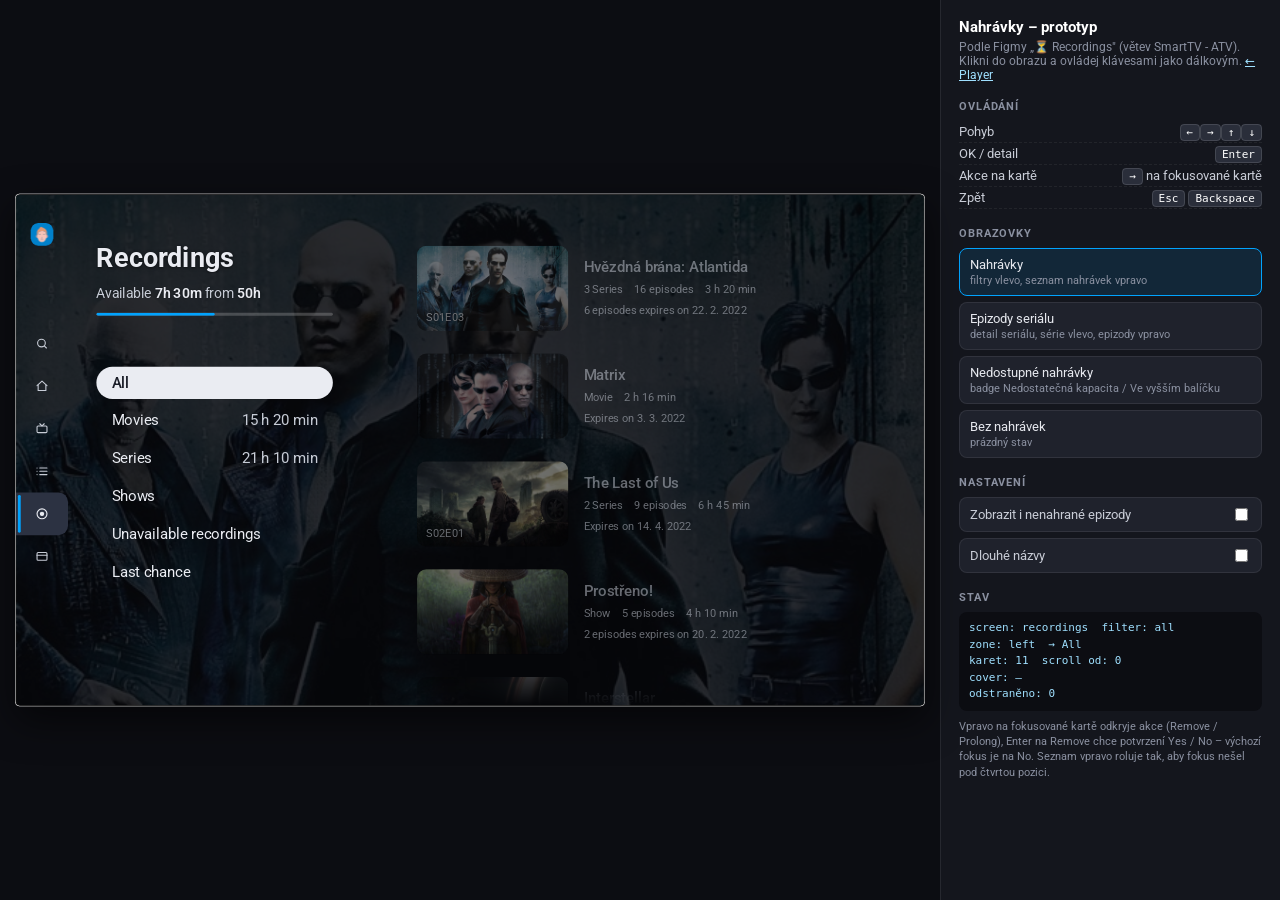
<file: recordings/index.html>
<!doctype html>
<html lang="cs">
<head>
<meta charset="utf-8">
<meta name="viewport" content="width=device-width, initial-scale=1">
<title>Nahrávky – prototyp</title>
<link rel="preconnect" href="https://fonts.googleapis.com">
<link href="https://fonts.googleapis.com/css2?family=Roboto:wght@400;500;600;700&display=swap" rel="stylesheet">
<style>
:root{--fg:#eaecf2;--fg2:#c7ccd6;--fgDis:#949cad;--ink:#1b1e29;--g750:#2c3242;--g800:#262c3b;--g950:#05070a;--blue:#01a3fe;--red:#f04438}
*{box-sizing:border-box}
html,body{margin:0;height:100%;background:#0c0d12;color:var(--fg);font-family:Roboto,system-ui,sans-serif;overflow:hidden}
#app{display:flex;height:100vh;width:100vw}
#stageWrap{flex:1;display:flex;align-items:center;justify-content:center;min-width:0}
#stage{width:1920px;height:1080px;position:relative;overflow:hidden;background:var(--g950);transform-origin:center;flex:none;user-select:none;border-radius:8px;box-shadow:0 0 0 1px rgba(255,255,255,.06),0 30px 80px rgba(0,0,0,.6)}
#bg,#bg2{position:absolute;inset:0;background:center/cover;opacity:0;transition:opacity .55s ease-out}
#bg{background-image:url(img/bg.jpg);opacity:.16}
#stage.empty #bg,#stage.empty #bg2{opacity:0!important}
#stage.empty{background:radial-gradient(ellipse 60% 70% at 72% 55%,#151b2a 0%,#0b0e16 55%,var(--g950) 100%)}

/* ---------- menu (rail) ---------- */
#menu{position:absolute;left:0;top:0;width:110px;height:1080px}
#avatar{position:absolute;left:31px;top:60px;width:48px;height:48px;border-radius:16px;background:url(img/avatar.svg) center/cover}
#rail{position:absolute;left:0;top:270px;display:flex;flex-direction:column}
.mi{width:110px;height:90px;display:flex;align-items:center;justify-content:center;position:relative;border-radius:0 20px 20px 0;color:var(--fg2);cursor:pointer;transition:background .2s}
.mi svg{width:28px;height:28px;fill:none;stroke:currentColor;stroke-width:2;stroke-linecap:round;stroke-linejoin:round}
.mi.active{background:var(--g750);color:var(--fg)}
.mi.active::before{content:"";position:absolute;left:4px;top:5px;width:6px;height:80px;border-radius:3px;background:var(--blue)}
.mi.focus{background:var(--fg);color:var(--ink)}
.mi.focus::before{display:none}

/* ---------- left content ---------- */
#left{position:absolute;left:170px;top:100px;width:570px;height:880px}
#head{display:flex;flex-direction:column;gap:24px;width:500px}
#title{font:700 57px/64px Roboto;color:var(--fg);text-shadow:0 2px 4px rgba(0,0,0,.24),0 4px 8px rgba(0,0,0,.4);white-space:nowrap;overflow:hidden;text-overflow:ellipsis;height:66px;display:flex;align-items:center;width:570px}
#quota{font:400 29px/36px Roboto;color:var(--fg2);text-shadow:0 1px 2px rgba(0,0,0,.12),0 1px 3px rgba(0,0,0,.2)}
#quota b{font-weight:600;color:var(--fg)}
#quotaBar{height:6px;width:500px;border-radius:3px;background:rgba(255,255,255,.2);overflow:hidden}
#quotaBar i{display:block;height:100%;background:var(--blue);border-radius:3px;transition:width .4s}
#meta[hidden],#quota[hidden],#quotaBar[hidden]{display:none}
#meta{display:flex;flex-direction:column;gap:12px;font:400 29px/36px Roboto;color:var(--fg2);text-shadow:0 1px 2px rgba(0,0,0,.12),0 1px 3px rgba(0,0,0,.2)}
#meta .row{display:flex;gap:28px;align-items:center;white-space:nowrap}
#meta .stars{color:#f5a524;letter-spacing:2px}
#meta .age{background:var(--fg);color:var(--ink);font:600 22px/30px Roboto;padding:0 12px;border-radius:999px}
#filters{position:absolute;left:0;top:264px;display:flex;flex-direction:column;gap:12px;width:500px}
.flt{width:500px;padding:14px 32px;border-radius:999px;display:flex;align-items:center;justify-content:space-between;gap:32px;font:400 31px/40px Roboto;color:var(--fg);cursor:pointer;transition:background .18s ease-out,color .18s ease-out}
.flt span:last-child{color:var(--fg2)}
.flt.focus{background:var(--fg);color:var(--ink);font-weight:500}
.flt.focus span:last-child{color:var(--ink)}
.flt.soft{background:var(--g750);color:var(--fg2)}
/* fokus vpravo: ostatní položky vlevo přejdou do neaktivního stavu (text secondary), animovaně jako pravá strana */
#stage[data-zone=right] .flt:not(.soft){color:var(--fgDis)}
#stage[data-zone=right] .flt:not(.soft) span:last-child{color:var(--fgDis)}
#stage[data-zone=right] .flt:not(.soft) .chk{border-color:var(--fgDis)}
.flt{transition:background .25s ease-out,color .25s ease-out}
.flt .chk{width:36px;height:36px;border-radius:50%;border:2px solid var(--fg2);display:flex;align-items:center;justify-content:center;flex:none}
.flt .chk.on{background:var(--blue);border-color:var(--blue)}
.flt .chk svg{width:22px;height:22px;fill:none;stroke:#fff;stroke-width:3.5;stroke-linecap:round;stroke-linejoin:round;visibility:hidden}
.flt .chk.on svg{visibility:visible}
.flt.focus .chk{border-color:var(--ink)}.flt.focus .chk.on{background:var(--blue);border-color:var(--blue)}

/* ---------- right list ---------- */
#right{position:absolute;left:820px;top:0;width:1100px;height:1080px;overflow:hidden;transition:opacity .25s ease-out;-webkit-mask-image:linear-gradient(to bottom,#000 0,#000 calc(100% - 140px),transparent 100%);mask-image:linear-gradient(to bottom,#000 0,#000 calc(100% - 140px),transparent 100%)}
#list{position:absolute;left:20px;top:100px;width:1080px;display:flex;flex-direction:column;gap:32px;transform:translateY(var(--ly,0px));transition:transform .3s cubic-bezier(.2,.8,.2,1)}
#list.noanim{transition:none}
#stage:not([data-zone=right]) #right{opacity:.5}
.card{position:relative;width:980px;height:196px;display:flex;align-items:center;gap:32px;padding:8px;border-radius:24px 0 0 24px;flex:none;cursor:pointer}
.card .poster{position:relative;width:320px;height:180px;border-radius:20px;overflow:hidden;flex:none;background:#000 center/cover}
.card .poster::after{content:"";position:absolute;inset:0;background:rgba(0,0,0,.15);transition:opacity .2s}
.card.focus .poster::after{opacity:0}
.card .ep{position:absolute;left:0;bottom:0;padding:12px 20px;font:400 23px/32px Roboto;color:var(--fg);text-shadow:0 1px 2px rgba(0,0,0,.12),0 1px 3px rgba(0,0,0,.2);background:linear-gradient(to top,rgba(0,0,0,.55),transparent);width:100%}
.card .badge{position:absolute;right:10px;top:10px;padding:4px 14px;border-radius:999px;background:rgba(0,0,0,.6);backdrop-filter:blur(6px);font:500 23px/32px Roboto;color:var(--fg);display:flex;gap:8px;align-items:center;white-space:nowrap}
.card .badge svg{width:22px;height:22px;fill:none;stroke:currentColor;stroke-width:2.4;stroke-linecap:round}
.card .txt{flex:1;min-width:0;display:flex;flex-direction:column;gap:12px;padding-right:100px}
.card .t{font:500 31px/40px Roboto;color:var(--fg2);white-space:nowrap;overflow:hidden;text-overflow:ellipsis}
.card .d{font:400 23px/32px Roboto;color:var(--fg2);display:-webkit-box;-webkit-line-clamp:2;-webkit-box-orient:vertical;overflow:hidden}
.card .m{display:flex;gap:24px;align-items:center;font:400 23px/32px Roboto;color:var(--fg2);white-space:nowrap}
.card .m .rec{width:24px;height:24px;border-radius:50%;border:3px solid var(--red);display:flex;align-items:center;justify-content:center;flex:none}
.card .m .rec::after{content:"";width:10px;height:10px;border-radius:50%;background:var(--red)}
.card.unrec .m .rec{border-color:var(--fg2)}.card.unrec .m .rec::after{background:transparent}
.card.focus .t{color:var(--fg)}
.card.dim{opacity:.55}
.card.focus.dim{opacity:1}
.card::after{content:"";position:absolute;left:-6px;top:-6px;bottom:-6px;width:1012px;border-radius:24px;box-shadow:0 0 0 4px var(--fg);opacity:0;pointer-events:none;transition:opacity .15s}
.card.focus::after{opacity:1}
.card .chev{position:absolute;right:56px;top:50%;transform:translateY(-50%);width:36px;height:64px;display:flex;align-items:center;justify-content:center;opacity:0;transition:opacity .2s}
.card .chev svg{width:28px;height:28px;fill:none;stroke:var(--fg);stroke-width:3;stroke-linecap:round;stroke-linejoin:round}
.card.focus .chev{opacity:1}
/* covering buttons over the card */
.cover{position:absolute;right:8px;top:50%;transform:translateY(-50%);width:320px;display:none;flex-direction:column;gap:16px}
.card.covered .cover{display:flex}
.card.covered .txt{visibility:hidden}
.card.covered .chev{opacity:0}
.cb{padding:14px 32px;border-radius:999px;font:400 31px/40px Roboto;color:var(--fg);text-align:left;background:rgba(0,0,0,.45);backdrop-filter:blur(6px);white-space:nowrap;overflow:hidden;text-overflow:ellipsis}
.cb.focus{background:var(--fg);color:var(--ink);font-weight:500}
.cover .yn{display:flex;gap:8px}
.cover .yn .cb{flex:1;text-align:center}

/* ---------- empty ---------- */
#emptyState{position:absolute;left:840px;top:0;width:1080px;height:1080px;display:none;flex-direction:column;align-items:center;justify-content:center;gap:64px;color:var(--fg2);font:400 31px/40px Roboto}
#stage.empty #emptyState{display:flex}
#stage.empty #right{display:none}
#emptyState svg{width:170px;height:150px;fill:none;stroke:var(--fg);stroke-width:8;stroke-linecap:round;stroke-linejoin:round}

/* ---------- toast + hint ---------- */
#toast{position:absolute;left:50%;top:40px;transform:translate(-50%,-20px);background:rgba(0,0,0,.5);backdrop-filter:blur(8px);border-radius:50px;height:78px;padding:0 32px;font:500 30px Roboto;color:var(--fg);display:flex;align-items:center;opacity:0;transition:.3s cubic-bezier(.2,.8,.2,1);pointer-events:none;z-index:9;max-width:1400px;white-space:nowrap}
#toast.on{opacity:1;transform:translate(-50%,0)}

/* ---------- sidebar ---------- */
#side{width:340px;flex:none;background:#14161d;border-left:1px solid rgba(255,255,255,.08);padding:18px 18px 30px;overflow:auto;font-size:13px;color:#c8ccd6}
#side h1{font-size:15px;margin:0 0 4px;color:#fff}
#side .sub{color:#8a90a0;font-size:12px;margin-bottom:14px}
#side h2{font-size:11px;letter-spacing:.08em;text-transform:uppercase;color:#8a90a0;margin:18px 0 8px}
#side button{display:block;width:100%;text-align:left;background:#1f222c;color:#e6e8ee;border:1px solid rgba(255,255,255,.08);border-radius:8px;padding:8px 10px;margin-bottom:6px;font:inherit;cursor:pointer}
#side button:hover{background:#2a2e3a}
#side button.act{border-color:var(--blue);background:rgba(1,163,254,.12)}
#side button small{display:block;color:#8a90a0;font-size:11px;margin-top:2px}
#side label.tog{display:flex;justify-content:space-between;align-items:center;padding:7px 10px;background:#1f222c;border-radius:8px;margin-bottom:6px;cursor:pointer;border:1px solid rgba(255,255,255,.08)}
#side kbd{background:#2a2e3a;border-radius:4px;padding:1px 6px;font:11px ui-monospace,monospace;color:#fff;border:1px solid rgba(255,255,255,.12)}
#side .keys div{display:flex;justify-content:space-between;padding:3px 0;border-bottom:1px dashed rgba(255,255,255,.06)}
#status{font:11px ui-monospace,monospace;background:#0c0d12;border-radius:8px;padding:8px 10px;white-space:pre-wrap;color:#9fe0ff;margin-top:6px;line-height:1.5}
#side .hint{color:#8a90a0;font-size:11px;margin-top:8px;line-height:1.4}
#side a{color:#9fe0ff}
</style>
</head>
<body>
<div id="app">
<div id="stageWrap">
<div id="stage" tabindex="0">
  <div id="bg"></div>
  <div id="bg2"></div>
  <div id="menu"><div id="avatar"></div><div id="rail"></div></div>
  <div id="left">
    <div id="head"><div id="title">Recordings</div><div id="quota"></div><div id="quotaBar"><i></i></div><div id="meta" hidden></div></div>
    <div id="filters"></div>
  </div>
  <div id="right"><div id="list"></div></div>
  <div id="emptyState">
    <svg viewBox="0 0 170 150"><path d="M12 30v96a12 12 0 0 0 12 12h118a12 12 0 0 0 12-12V54a12 12 0 0 0-12-12H84L68 24H24a12 12 0 0 0-12 6z"/><path d="M66 78l32 32M98 78l-32 32"/></svg>
    <div>Actually you don't have any recordings</div>
  </div>
  <div id="toast"></div>
</div>
</div>

<aside id="side">
  <h1>Nahrávky – prototyp</h1>
  <div class="sub">Podle Figmy „⏳ Recordings" (větev SmartTV - ATV). Klikni do obrazu a ovládej klávesami jako dálkovým. <a href="../">← Player</a></div>

  <h2>Ovládání</h2>
  <div class="keys">
    <div><span>Pohyb</span><span><kbd>←</kbd><kbd>→</kbd><kbd>↑</kbd><kbd>↓</kbd></span></div>
    <div><span>OK / detail</span><span><kbd>Enter</kbd></span></div>
    <div><span>Akce na kartě</span><span><kbd>→</kbd> na fokusované kartě</span></div>
    <div><span>Zpět</span><span><kbd>Esc</kbd> <kbd>Backspace</kbd></span></div>
  </div>

  <h2>Obrazovky</h2>
  <button data-go="recordings">Nahrávky<small>filtry vlevo, seznam nahrávek vpravo</small></button>
  <button data-go="episodes">Epizody seriálu<small>detail seriálu, série vlevo, epizody vpravo</small></button>
  <button data-go="unavailable">Nedostupné nahrávky<small>badge Nedostatečná kapacita / Ve vyšším balíčku</small></button>
  <button data-go="empty">Bez nahrávek<small>prázdný stav</small></button>

  <h2>Nastavení</h2>
  <label class="tog"><span>Zobrazit i nenahrané epizody</span><input type="checkbox" id="tAllEps"></label>
  <label class="tog"><span>Dlouhé názvy</span><input type="checkbox" id="tLong"></label>

  <h2>Stav</h2>
  <div id="status"></div>
  <div class="hint">Vpravo na fokusované kartě odkryje akce (Remove / Prolong), Enter na Remove chce potvrzení Yes / No – výchozí fokus je na No. Seznam vpravo roluje tak, aby fokus nešel pod čtvrtou pozici.</div>
</aside>
</div>

<script>
const $=s=>document.querySelector(s);
const stage=$('#stage');
const I={
  search:'<svg viewBox="0 0 24 24"><circle cx="11" cy="11" r="7"/><path d="m20 20-3.5-3.5"/></svg>',
  home:'<svg viewBox="0 0 24 24"><path d="M3 11 12 3l9 8"/><path d="M5 10v10h14V10"/></svg>',
  tv:'<svg viewBox="0 0 24 24"><rect x="3" y="7" width="18" height="12" rx="2"/><path d="m8 3 4 4 4-4"/></svg>',
  list:'<svg viewBox="0 0 24 24"><path d="M8 6h13M8 12h13M8 18h13M3 6h.01M3 12h.01M3 18h.01"/></svg>',
  rec:'<svg viewBox="0 0 24 24"><circle cx="12" cy="12" r="9"/><circle cx="12" cy="12" r="3" fill="currentColor"/></svg>',
  archive:'<svg viewBox="0 0 24 24"><rect x="3" y="5" width="18" height="14" rx="2"/><path d="M3 10h18"/></svg>',
  chev:'<svg viewBox="0 0 24 24"><path d="m9 6 6 6-6 6"/></svg>',
  check:'<svg viewBox="0 0 24 24"><path d="M5 12l5 5L20 7"/></svg>',
  ban:'<svg viewBox="0 0 24 24"><circle cx="12" cy="12" r="9"/><path d="m5.5 5.5 13 13"/></svg>'
};
const MENU=[['search',I.search],['home',I.home],['tv',I.tv],['list',I.list],['rec',I.rec],['archive',I.archive]];
$('#rail').innerHTML=MENU.map(m=>`<div class="mi${m[0]==='rec'?' active':''}" data-m="${m[0]}">${m[1]}</div>`).join('');

/* ---------- data ---------- */
const SERIES={title:'Hvězdná brána: Atlantida',longTitle:'Hvězdná brána: Atlantida – speciální rozšířená edice s komentářem tvůrců',series:'3 Series',eps:'16 episodes',dur:'3 h 20 min',exp:'6 episodes expires on 22. 2. 2022'};
const REC=[
  {id:1,type:'series',title:'Hvězdná brána: Atlantida',img:'poster.jpg',m1:['3 Series','16 episodes','3 h 20 min'],m2:'6 episodes expires on 22. 2. 2022',ep:'S01E03'},
  {id:2,type:'movie',title:'Matrix',img:'p1.jpg',m1:['Movie','2 h 16 min'],m2:'Expires on 3. 3. 2022',ep:'',last:true},
  {id:3,type:'series',title:'The Last of Us',img:'p11.jpg',m1:['2 Series','9 episodes','6 h 45 min'],m2:'Expires on 14. 4. 2022',ep:'S02E01'},
  {id:4,type:'show',title:'Prostřeno!',img:'p6.jpg',m1:['Show','5 episodes','4 h 10 min'],m2:'2 episodes expires on 20. 2. 2022',ep:'',last:true},
  {id:5,type:'movie',title:'Interstellar',img:'p2.jpg',m1:['Movie','2 h 49 min'],m2:'Expires on 28. 3. 2022',ep:''},
  {id:6,type:'movie',title:'Temný rytíř',img:'p5.jpg',m1:['Movie','2 h 32 min'],m2:'Expires on 9. 4. 2022',ep:''},
  {id:7,type:'show',title:'Show Jana Krause',img:'p10.jpg',m1:['Show','3 episodes','2 h 30 min'],m2:'1 episode expires on 21. 2. 2022',ep:'',last:true},
  {id:8,type:'movie',title:'Klub rváčů',img:'p4.jpg',m1:['Movie','2 h 19 min'],m2:'Expires on 1. 5. 2022',ep:''},
  {id:9,type:'movie',title:'Vykoupení z věznice Shawshank',img:'p9.jpg',m1:['Movie','2 h 22 min'],m2:'Expires on 12. 5. 2022',ep:''},
  {id:10,type:'movie',title:'Schindlerův seznam',img:'p8.jpg',m1:['Movie','3 h 15 min'],m2:'Expires on 18. 5. 2022',ep:''},
  {id:11,type:'movie',title:'Mortal Kombat',img:'p3.jpg',m1:['Movie','1 h 50 min'],m2:'Expires on 24. 5. 2022',ep:''}
];
const UNAV=[
  {id:101,title:'Epizoda S01E02',img:'p11.jpg',m1:['3 h 20 min'],badge:'Nedostatečná kapacita',ep:'S01E02'},
  {id:102,title:'Hvězdná brána: Atlantida',img:'poster.jpg',m1:['3 h 20 min'],badge:'Ve vyšším balíčku',ep:'S01E03'},
  {id:103,title:'Cruella',img:'p10.jpg',m1:['2 h 14 min'],badge:'Nedostatečná kapacita',ep:''},
  {id:104,title:'Raya a drak',img:'p6.jpg',m1:['1 h 47 min'],badge:'Nedostatečná kapacita',ep:''},
  {id:105,title:'Epizoda S01E05',img:'p7.jpg',m1:['44 min'],badge:'Ve vyšším balíčku',ep:'S01E05'}
];
const EPIMG=['poster.jpg','p11.jpg','p3.jpg','p6.jpg','p7.jpg','p2.jpg','p5.jpg','p10.jpg','p4.jpg','p9.jpg','p8.jpg','p1.jpg'];
const EPS=Array.from({length:12},(_,i)=>({id:200+i,title:'Hvězdná brána: Atlantida',img:EPIMG[i%EPIMG.length],desc:'Lorem ipsum dolor sit amet, consectetur adipedf elit. Sed vel risus vehicula, egede c…',m1:['44 min','National Geographic','Po, 22. 12.'],ep:'S01E'+String(i+1).padStart(2,'0'),recorded:i%3!==2}));
const FILTERS_REC=[['all','All',''],['movie','Movies','15 h 20 min'],['series','Series','21 h 10 min'],['show','Shows',''],['unavail','Unavailable recordings',''],['last','Last chance','']];
const SEASONS=[['s1','Serie 1','3 episoded'],['s2','Serie 2','27 episoded'],['s3','Serie 3','1 episode'],['s4','Serie 4','6 episoded'],['s5','Serie 5','12 episoded'],['s6','Serie 6','18 episoded'],['s7','Serie 7','4 episoded']];

/* ---------- state ---------- */
const S={screen:'recordings',zone:'left',menuIdx:4,leftIdx:0,rightIdx:0,filter:'all',season:'s1',onlyRecorded:true,cover:null,coverIdx:0,confirm:false,removed:new Set(),longTitles:false,toastT:null,empty:false};

function items(){
  if(S.screen==='episodes'){let l=EPS.filter(e=>!S.removed.has(e.id));if(S.onlyRecorded)l=l.filter(e=>e.recorded);return l}
  if(S.filter==='unavail')return UNAV.filter(e=>!S.removed.has(e.id));
  let l=REC.filter(r=>!S.removed.has(r.id));
  if(S.filter==='movie')l=l.filter(r=>r.type==='movie');else if(S.filter==='series')l=l.filter(r=>r.type==='series');else if(S.filter==='show')l=l.filter(r=>r.type==='show');else if(S.filter==='last')l=l.filter(r=>r.last);
  return l;
}
function leftItems(){ if(S.screen==='episodes')return [['back','Back to detail',''],['only','Show only recorded','chk'],...SEASONS]; return S.empty?FILTERS_REC.filter(f=>f[0]!=='last'):FILTERS_REC }

/* ---------- render ---------- */
let _bgTop=false,_bgCur='bg.jpg';
function setBackdrop(img){ if(!img||img===_bgCur)return; _bgCur=img;
  const show=_bgTop?$('#bg'):$('#bg2'), hide=_bgTop?$('#bg2'):$('#bg');
  show.style.backgroundImage=`url(img/${img})`;show.style.opacity='.16';hide.style.opacity='0';_bgTop=!_bgTop}
function toast(t,ms=2400){const el=$('#toast');el.textContent=t;el.classList.add('on');clearTimeout(S.toastT);S.toastT=setTimeout(()=>el.classList.remove('on'),ms)}
function render(){
  stage.classList.toggle('empty',S.empty&&S.screen==='recordings');stage.dataset.zone=S.zone;
  // menu
  document.querySelectorAll('.mi').forEach((m,i)=>m.classList.toggle('focus',S.zone==='menu'&&i===S.menuIdx));
  // head
  const ep=S.screen==='episodes';
  $('#title').textContent=ep?(S.longTitles?SERIES.longTitle:'Name of movie / character'):'Recordings';
  $('#quota').hidden=ep;$('#quotaBar').hidden=ep;$('#meta').hidden=!ep;
  if(!ep){$('#quota').innerHTML=S.empty?'Available <b>50h</b> from <b>50h</b>':'Available <b>7h 30m</b> from <b>50h</b>';$('#quotaBar i').style.width=S.empty?'100%':'50%'}
  else $('#meta').innerHTML='<div class="row"><span>Year</span><span class="stars">★★★☆☆</span><span class="age">18+</span><span>Gender / Gender</span></div><div class="row"><span>2h 55 min</span><span>Channel</span><span>21. 08.</span><span>7 episodes</span></div>';
  // left list
  const L=leftItems();const fl=$('#filters');
  fl.innerHTML=L.map((f,i)=>{const foc=S.zone==='left'&&i===S.leftIdx;const active=(ep?f[0]===S.season:f[0]===S.filter);
    let right=f[2]==='chk'?`<span class="chk${S.onlyRecorded?' on':''}">${I.check}</span>`:`<span>${S.empty&&f[2]&&!ep?'0 h':f[2]}</span>`;
    return `<div class="flt${foc?' focus':''}${(!foc&&S.zone!=='left'&&i===S.leftIdx)?' soft':''}" data-i="${i}"><span>${f[1]}</span>${right}</div>`}).join('');
  fl.querySelectorAll('.flt').forEach(e=>e.onclick=()=>{S.zone='left';S.leftIdx=+e.dataset.i;activate()});
  // right list
  const list=items();const ul=$('#list');
  if(S.rightIdx>=list.length)S.rightIdx=Math.max(0,list.length-1);
  ul.innerHTML=list.map((r,i)=>{const foc=S.zone==='right'&&i===S.rightIdx;const cov=S.cover&&S.cover.id===r.id;
    const unav=!!r.badge;const t=S.longTitles&&!unav?r.title+' – rozšířená edice s komentářem tvůrců a bonusovými scénami':r.title;
    const meta=r.m1.map(x=>`<span>${x}</span>`).join('');
    const rec=ep?`<span class="rec"></span>`:'';
    const line2=r.m2?`<div class="m"><span>${r.m2}</span></div>`:(r.desc?`<div class="d">${r.desc}</div>`:'');
    const buttons=cov?coverHTML(r):'';
    return `<div class="card${foc?' focus':''}${cov?' covered':''}${(ep&&!r.recorded)?' unrec dim':''}${unav?' dim':''}" data-i="${i}">
      <div class="poster" style="background-image:url(img/${r.img||'poster.jpg'})">${r.badge?`<div class="badge">${I.ban}${r.badge}</div>`:''}${r.ep?`<div class="ep">${r.ep}</div>`:''}</div>
      <div class="txt"><div class="t">${t}</div>${r.desc?line2:''}<div class="m">${rec}${meta}</div>${r.m2?line2:''}</div>
      <div class="chev">${I.chev}</div>
      <div class="cover">${buttons}</div></div>`}).join('');
  ul.querySelectorAll('.card').forEach(c=>c.onclick=()=>{S.zone='right';S.rightIdx=+c.dataset.i;closeCover();render()});
  ul.querySelectorAll('.cb').forEach(b=>b.onclick=e=>{e.stopPropagation();S.coverIdx=+b.dataset.k;coverActivate()});
  // scroll: fokus nejde pod 4. pozici (100 + 3×228), na konci se dorolování zastaví
  const n=list.length,step=228;let first=Math.max(0,S.rightIdx-3);first=Math.min(first,Math.max(0,n-4));
  ul.style.setProperty('--ly',(-first*step)+'px');
  // backdrop podle fokusované karty (vlevo: první v seznamu)
  if(!S.empty){const cur=list[S.zone==='right'?S.rightIdx:0];setBackdrop(cur?cur.img:'bg.jpg')}
  // status
  const f=S.zone==='left'?L[S.leftIdx]?.[1]:S.zone==='right'?list[S.rightIdx]?.title:MENU[S.menuIdx][0];
  $('#status').textContent=`screen: ${S.screen}  filter: ${S.filter}${ep?'  season: '+S.season:''}\nzone: ${S.zone}  → ${f||'-'}\nkaret: ${n}  scroll od: ${first}\ncover: ${S.cover?(S.confirm?'potvrzení Yes/No':'akce '+S.coverIdx):'–'}\nodstraněno: ${S.removed.size}`;
  document.querySelectorAll('#side [data-go]').forEach(b=>b.classList.toggle('act',(b.dataset.go==='unavailable'?S.filter==='unavail':b.dataset.go==='empty'?S.empty:b.dataset.go===S.screen&&!S.empty&&S.filter!=='unavail')));
}
function coverHTML(r){
  if(S.confirm)return `<div class="cb" style="text-align:center;background:transparent;backdrop-filter:none;color:var(--fg2);font-size:26px;padding:0 8px">Remove?</div><div class="yn"><div class="cb${S.coverIdx===0?' focus':''}" data-k="0">Yes</div><div class="cb${S.coverIdx===1?' focus':''}" data-k="1">No</div></div>`;
  const acts=coverActions(r);
  return acts.map((a,i)=>`<div class="cb${S.coverIdx===i?' focus':''}" data-k="${i}">${a}</div>`).join('');
}
function coverActions(r){ if(S.screen==='episodes'&&!r.recorded)return ['Record episode']; if(r.badge)return ['Remove recording']; return [S.screen==='episodes'?'Remove episode':'Remove recording','Prolong'] }

/* ---------- navigation ---------- */
function openCover(){const list=items();const r=list[S.rightIdx];if(!r)return;S.cover=r;S.coverIdx=0;S.confirm=false;render()}
function closeCover(){S.cover=null;S.confirm=false;S.coverIdx=0}
function coverActivate(){
  const r=S.cover;if(!r)return;const acts=coverActions(r);
  if(S.confirm){ if(S.coverIdx===0){ if(acts[0]==='Record episode'){r.recorded=true;toast('Episode scheduled to record')} else {S.removed.add(r.id);toast(r.badge?'Recording removed':(S.screen==='episodes'?'Episode removed':'Recording removed'))} closeCover();render();return } closeCover();render();return }
  const a=acts[S.coverIdx];
  if(a==='Prolong'){toast('Prolonged by 7 days');closeCover();render();return}
  S.confirm=true;S.coverIdx=1;render(); // výchozí fokus na No – nevratná akce
}
function activate(){
  if(S.cover){coverActivate();return}
  if(S.zone==='menu'){toast(MENU[S.menuIdx][0]==='rec'?'Recordings':'Section „'+MENU[S.menuIdx][0]+'" – outside prototype');return}
  if(S.zone==='left'){const f=leftItems()[S.leftIdx];
    if(S.screen==='episodes'){ if(f[0]==='back'){go('recordings');return} if(f[0]==='only'){S.onlyRecorded=!S.onlyRecorded;S.rightIdx=0;render();return} S.season=f[0];S.rightIdx=0;render();return }
    S.filter=f[0];S.rightIdx=0;render();return }
  if(S.zone==='right'){const r=items()[S.rightIdx];if(!r)return;
    if(S.screen==='episodes'){toast('Play: '+r.ep+' – '+r.title);return}
    if(r.badge){toast('Recording unavailable: '+r.badge);return}
    if(r.type==='series'||r.type==='show'){go('episodes');return}
    toast('Play: '+r.title)}
}
function go(screen,opts={}){S.screen=screen;closeCover();S.rightIdx=0;S.empty=false;
  if(screen==='episodes'){S.zone='right';S.leftIdx=0}
  else {S.zone='left';S.filter=opts.filter||'all';S.leftIdx=FILTERS_REC.findIndex(f=>f[0]===S.filter);S.empty=!!opts.empty}
  $('#list').classList.add('noanim');render();void $('#list').offsetHeight;requestAnimationFrame(()=>$('#list').classList.remove('noanim'));
}
function move(dx,dy){
  if(S.cover){ // uvnitř akcí
    if(S.confirm){ if(dx)S.coverIdx=S.coverIdx===0?1:0; render();return }
    const n=coverActions(S.cover).length;
    if(dy)S.coverIdx=Math.max(0,Math.min(n-1,S.coverIdx+dy));
    if(dx<0){closeCover()}
    render();return }
  if(dx<0){ if(S.zone==='right'){S.zone='left'} else if(S.zone==='left'){S.zone='menu'} }
  else if(dx>0){ if(S.zone==='menu'){S.zone='left'} else if(S.zone==='left'){ if(items().length&&!S.empty)S.zone='right'} else if(S.zone==='right'){openCover();return} }
  else if(dy){
    if(S.zone==='menu')S.menuIdx=Math.max(0,Math.min(MENU.length-1,S.menuIdx+dy));
    else if(S.zone==='left')S.leftIdx=Math.max(0,Math.min(leftItems().length-1,S.leftIdx+dy));
    else S.rightIdx=Math.max(0,Math.min(items().length-1,S.rightIdx+dy));
  }
  render();
}
function back(){ if(S.cover){ if(S.confirm){S.confirm=false;S.coverIdx=0;render();return} closeCover();render();return } if(S.screen==='episodes'){go('recordings');return} if(S.zone==='right'){S.zone='left';render();return} toast('Back – leaves Recordings (outside prototype)') }
document.addEventListener('keydown',e=>{const k=e.key;if(!['ArrowLeft','ArrowRight','ArrowUp','ArrowDown','Enter','Escape','Backspace'].includes(k))return;e.preventDefault();
  if(k==='ArrowLeft')move(-1,0);else if(k==='ArrowRight')move(1,0);else if(k==='ArrowUp')move(0,-1);else if(k==='ArrowDown')move(0,1);else if(k==='Enter')activate();else back()});
document.querySelectorAll('.mi').forEach((m,i)=>m.onclick=()=>{S.zone='menu';S.menuIdx=i;render()});

/* ---------- sidebar ---------- */
document.querySelectorAll('#side [data-go]').forEach(b=>b.onclick=()=>{const g=b.dataset.go;if(g==='unavailable')go('recordings',{filter:'unavail'});else if(g==='empty')go('recordings',{empty:true});else go(g)});
$('#tAllEps').onchange=e=>{S.onlyRecorded=!e.target.checked;S.rightIdx=0;render()};
$('#tLong').onchange=e=>{S.longTitles=e.target.checked;render()};

function fit(){const w=$('#stageWrap').clientWidth-32,h=$('#stageWrap').clientHeight-32;stage.style.transform=`scale(${Math.min(w/1920,h/1080)})`}
window.addEventListener('resize',fit);fit();
go('recordings');stage.focus();
</script>
</body>
</html>
</file>
